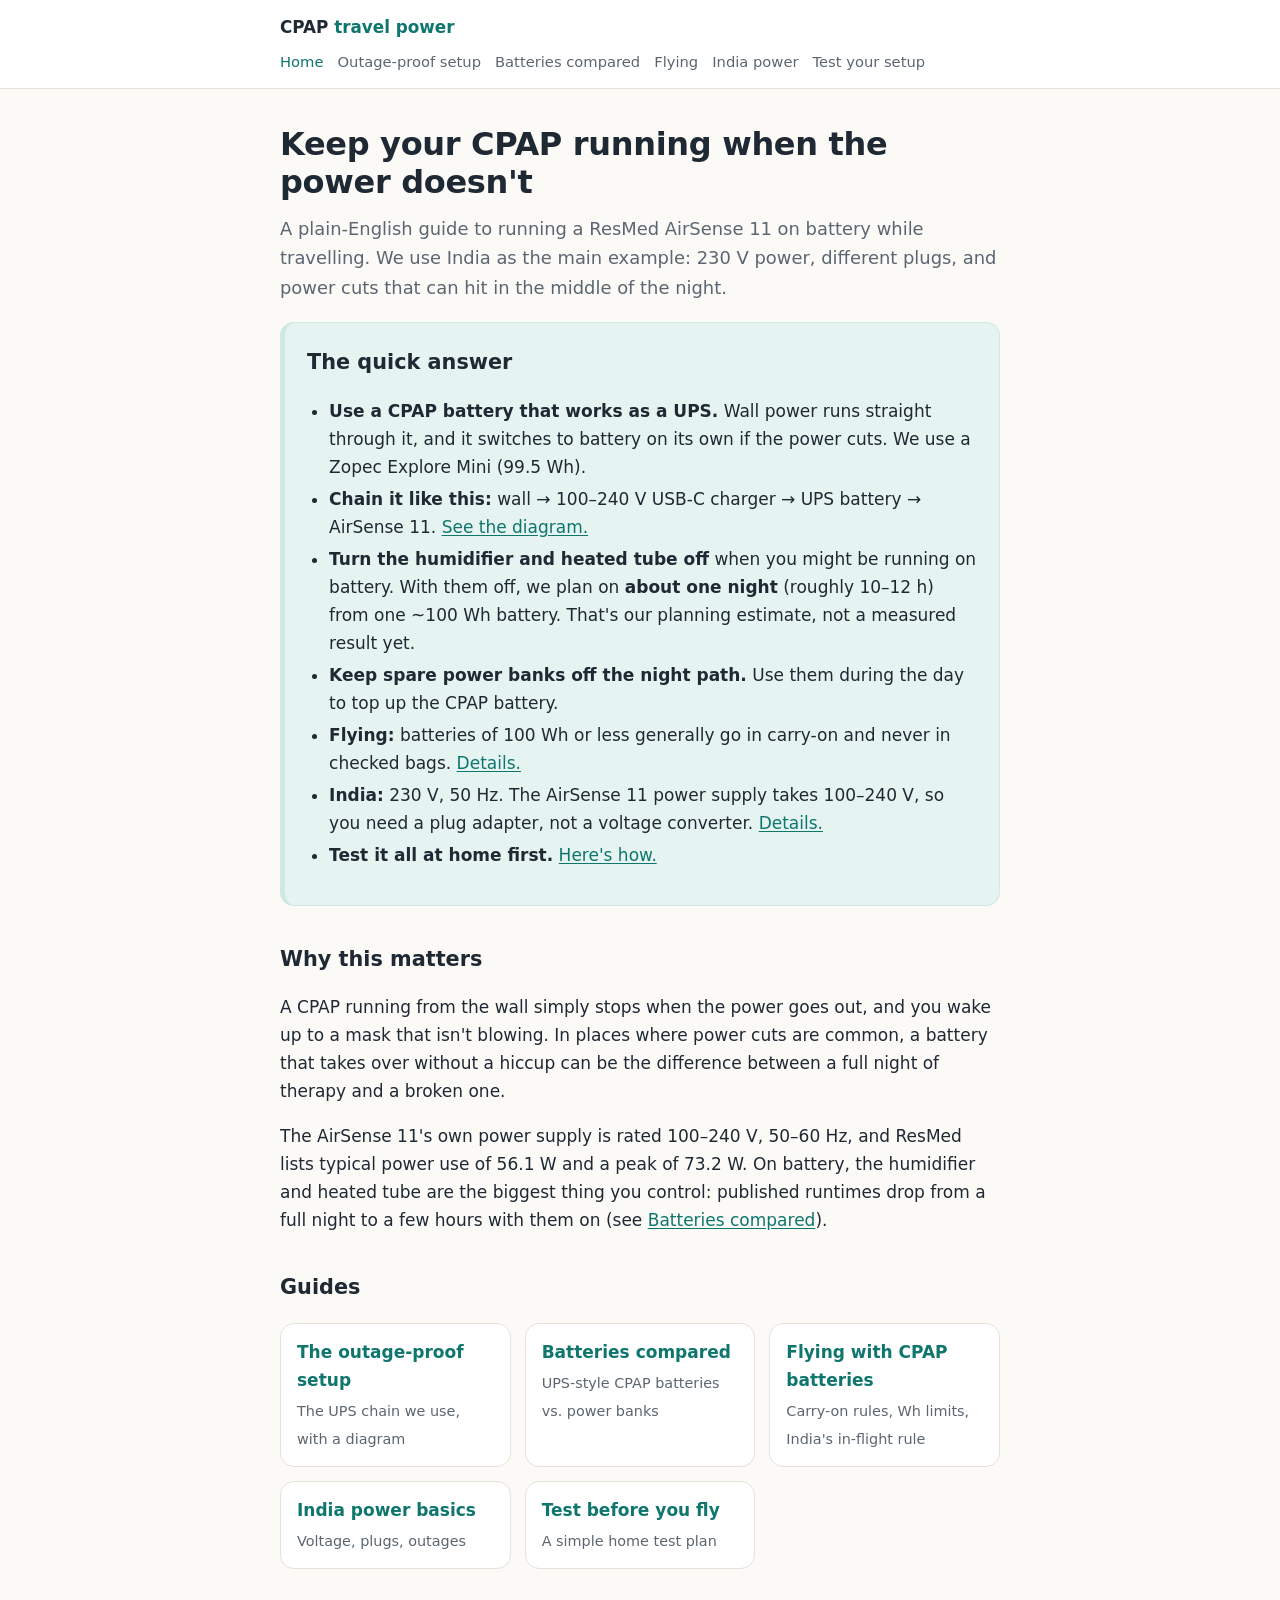
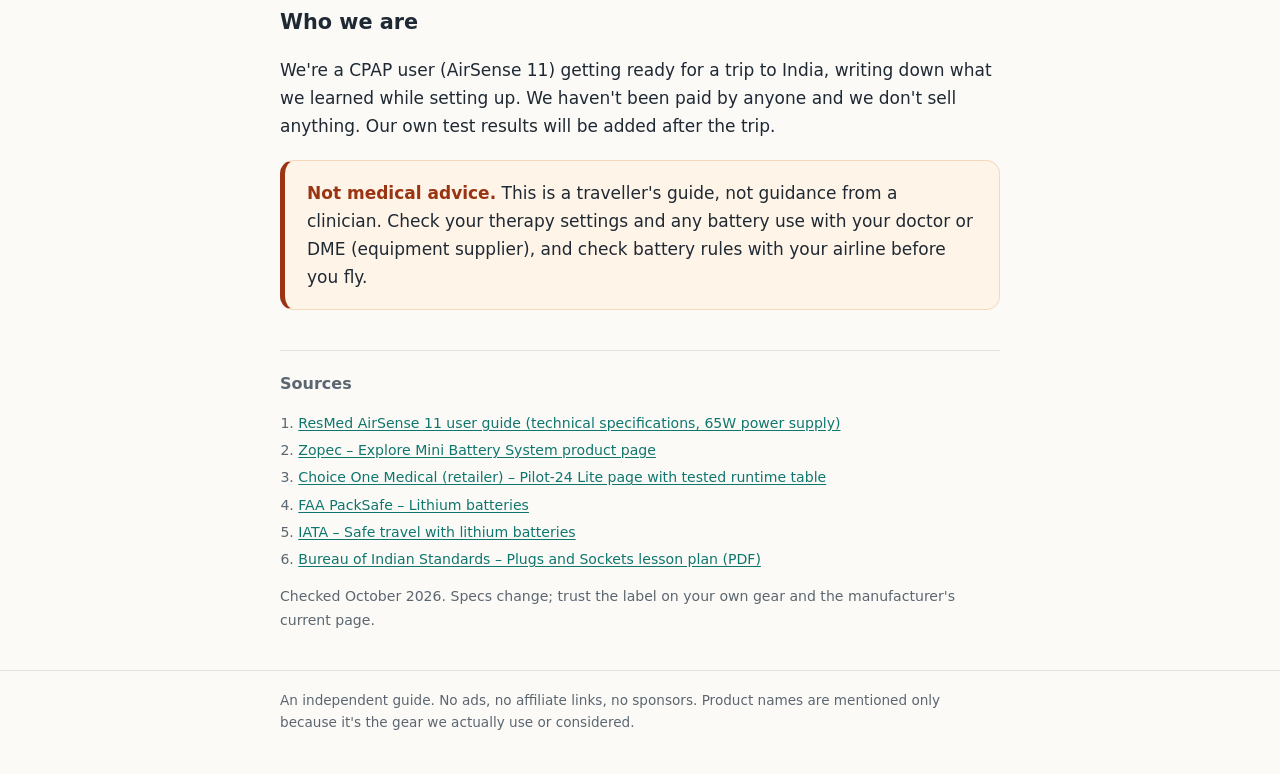
<file: index.html>
<!doctype html>
<html lang="en">
<head>
<meta charset="utf-8">
<meta name="viewport" content="width=device-width, initial-scale=1">
<title>Run your CPAP on battery while travelling · CPAP travel power</title>
<meta name="description" content="An honest guide to running a ResMed AirSense 11 on battery while travelling, with India's power cuts as the main example.">
<link rel="stylesheet" href="style.css">
<link rel="icon" href="data:image/svg+xml,%3Csvg xmlns='http://www.w3.org/2000/svg' viewBox='0 0 32 32'%3E%3Crect width='32' height='32' rx='8' fill='%230f766e'/%3E%3Cpath d='M18 4 9 18h6l-2 10 10-15h-6z' fill='%23fff'/%3E%3C/svg%3E">
</head>
<body>
<header class="site"><div class="wrap"><a class="brand" href="index.html">CPAP <span>travel power</span></a><nav><a href="index.html" aria-current="page">Home</a><a href="setup.html">Outage-proof setup</a><a href="batteries.html">Batteries compared</a><a href="flying.html">Flying</a><a href="india.html">India power</a><a href="test.html">Test your setup</a></nav></div></header>
<main><div class="wrap">
<h1>Keep your CPAP running when the power doesn't</h1>
<p class="lede">A plain-English guide to running a ResMed AirSense 11 on battery while travelling. We use India as the main example: 230&nbsp;V power, different plugs, and power cuts that can hit in the middle of the night.</p>

<div class="card quick">
<h2 style="margin-top:4px">The quick answer</h2>
<ul>
<li><b>Use a CPAP battery that works as a UPS.</b> Wall power runs straight through it, and it switches to battery on its own if the power cuts. We use a Zopec Explore Mini (99.5&nbsp;Wh).</li>
<li><b>Chain it like this:</b> wall &rarr; 100–240&nbsp;V USB-C charger &rarr; UPS battery &rarr; AirSense&nbsp;11. <a href="setup.html">See the diagram.</a></li>
<li><b>Turn the humidifier and heated tube off</b> when you might be running on battery. With them off, we plan on <b>about one night</b> (roughly 10–12&nbsp;h) from one ~100&nbsp;Wh battery. That's our planning estimate, not a measured result yet.</li>
<li><b>Keep spare power banks off the night path.</b> Use them during the day to top up the CPAP battery.</li>
<li><b>Flying:</b> batteries of 100&nbsp;Wh or less generally go in carry-on and never in checked bags. <a href="flying.html">Details.</a></li>
<li><b>India:</b> 230&nbsp;V, 50&nbsp;Hz. The AirSense 11 power supply takes 100–240&nbsp;V, so you need a plug adapter, not a voltage converter. <a href="india.html">Details.</a></li>
<li><b>Test it all at home first.</b> <a href="test.html">Here's how.</a></li>
</ul>
</div>

<h2>Why this matters</h2>
<p>A CPAP running from the wall simply stops when the power goes out, and you wake up to a mask that isn't blowing. In places where power cuts are common, a battery that takes over without a hiccup can be the difference between a full night of therapy and a broken one.</p>
<p>The AirSense 11's own power supply is rated 100–240&nbsp;V, 50–60&nbsp;Hz, and ResMed lists typical power use of 56.1&nbsp;W and a peak of 73.2&nbsp;W. On battery, the humidifier and heated tube are the biggest thing you control: published runtimes drop from a full night to a few hours with them on (see <a href="batteries.html">Batteries compared</a>).</p>

<h2>Guides</h2>
<div class="grid">
<a href="setup.html"><b>The outage-proof setup</b><small>The UPS chain we use, with a diagram</small></a>
<a href="batteries.html"><b>Batteries compared</b><small>UPS-style CPAP batteries vs. power banks</small></a>
<a href="flying.html"><b>Flying with CPAP batteries</b><small>Carry-on rules, Wh limits, India's in-flight rule</small></a>
<a href="india.html"><b>India power basics</b><small>Voltage, plugs, outages</small></a>
<a href="test.html"><b>Test before you fly</b><small>A simple home test plan</small></a>
</div>

<h2>Who we are</h2>
<p>We're a CPAP user (AirSense 11) getting ready for a trip to India, writing down what we learned while setting up. We haven't been paid by anyone and we don't sell anything. Our own test results will be added after the trip.</p>

<div class="card note"><strong>Not medical advice.</strong> This is a traveller's guide, not guidance from a clinician. Check your therapy settings and any battery use with your doctor or DME (equipment supplier), and check battery rules with your airline before you fly.</div>
<section class="sources"><h2>Sources</h2><ol><li><a href="https://document.resmed.com/documents/products/machine/airsense-11/user-guide/airsense11_user-guide_amer_mul.pdf" rel="noopener">ResMed AirSense 11 user guide (technical specifications, 65W power supply)</a></li><li><a href="https://www.zopec.com/products/zopec-explore-mini-battery-system" rel="noopener">Zopec – Explore Mini Battery System product page</a></li><li><a href="https://choiceonemedical.com/products/pilot-24-lite" rel="noopener">Choice One Medical (retailer) – Pilot-24 Lite page with tested runtime table</a></li><li><a href="https://www.faa.gov/hazmat/packsafe/lithium-batteries" rel="noopener">FAA PackSafe – Lithium batteries</a></li><li><a href="https://www.iata.org/en/youandiata/travelers/batteries/" rel="noopener">IATA – Safe travel with lithium batteries</a></li><li><a href="https://www.bis.gov.in/wp-content/uploads/2023/08/Plugs-and-Sockets-20.pdf" rel="noopener">Bureau of Indian Standards – Plugs and Sockets lesson plan (PDF)</a></li></ol><p>Checked October 2026. Specs change; trust the label on your own gear and the manufacturer's current page.</p></section>
</div></main>
<footer><div class="wrap">An independent guide. No ads, no affiliate links, no sponsors. Product names are mentioned only because it's the gear we actually use or considered.</div></footer>
</body>
</html>
</file>
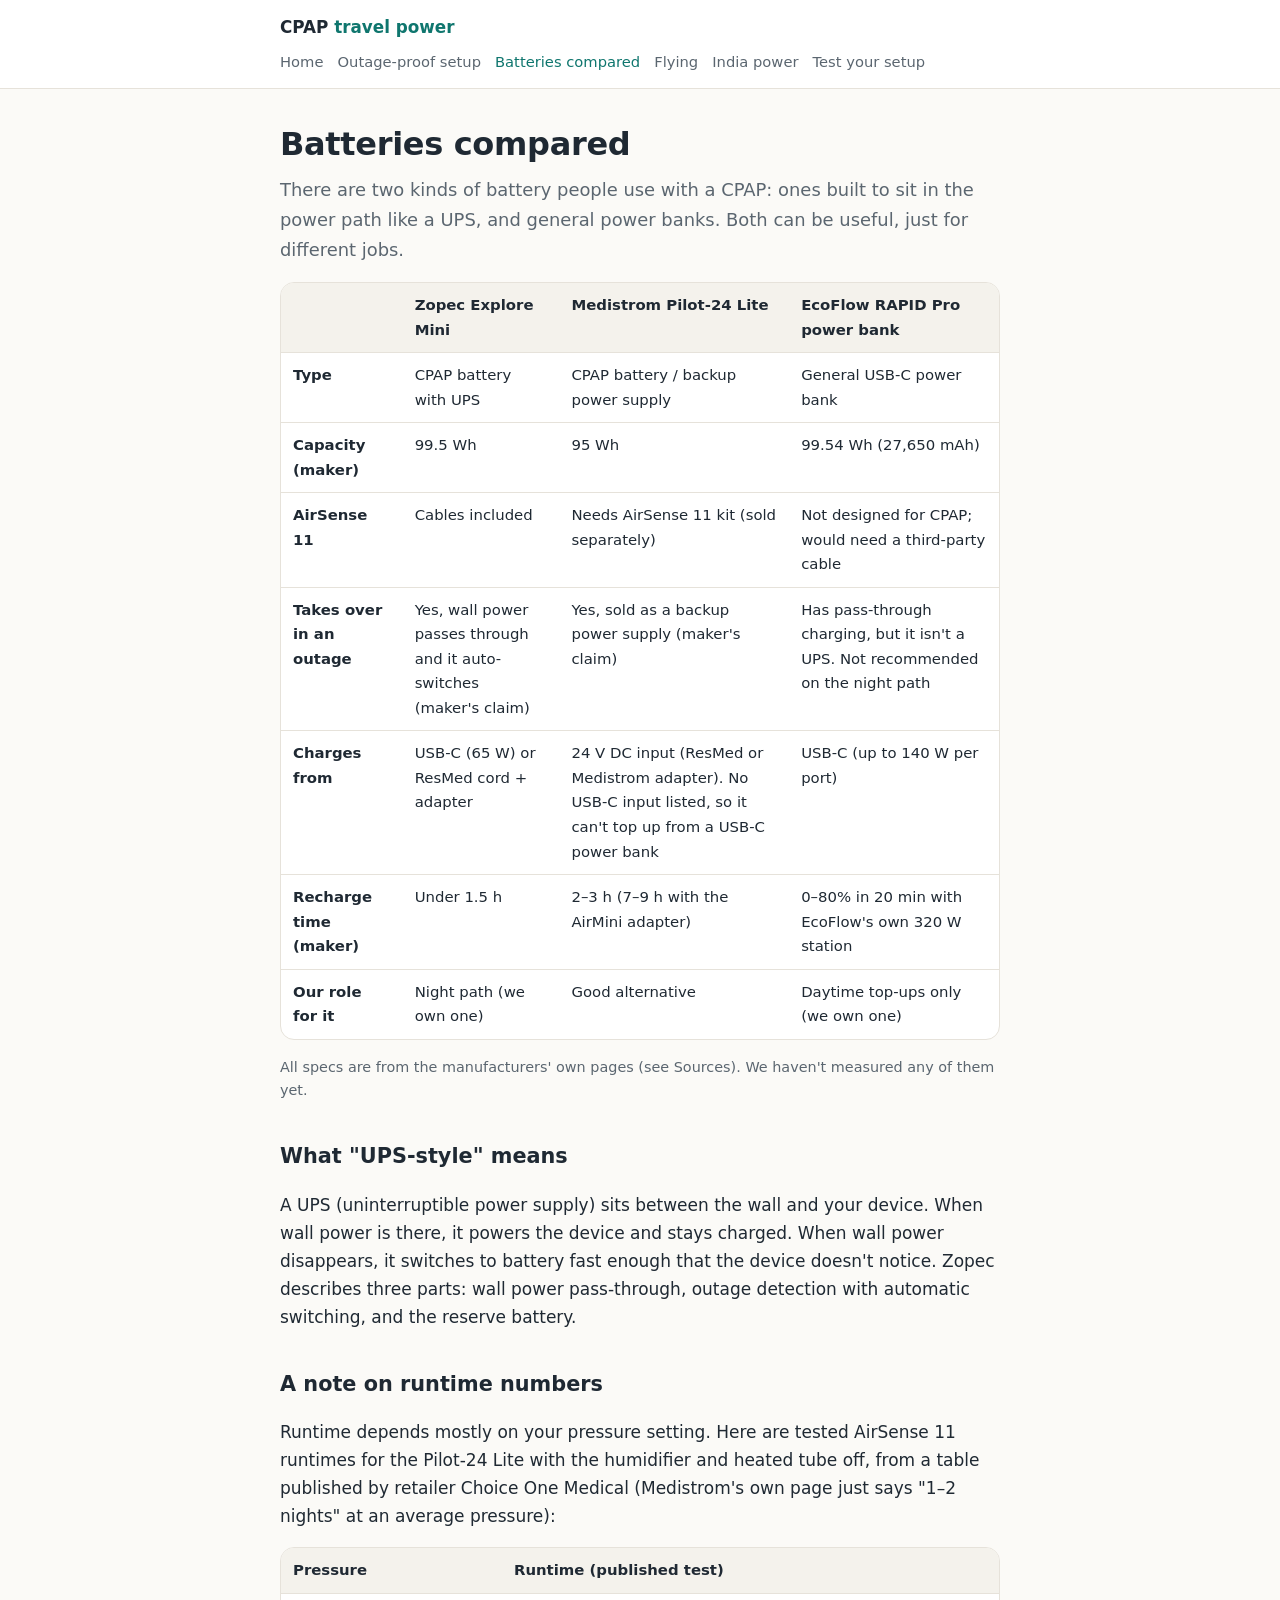
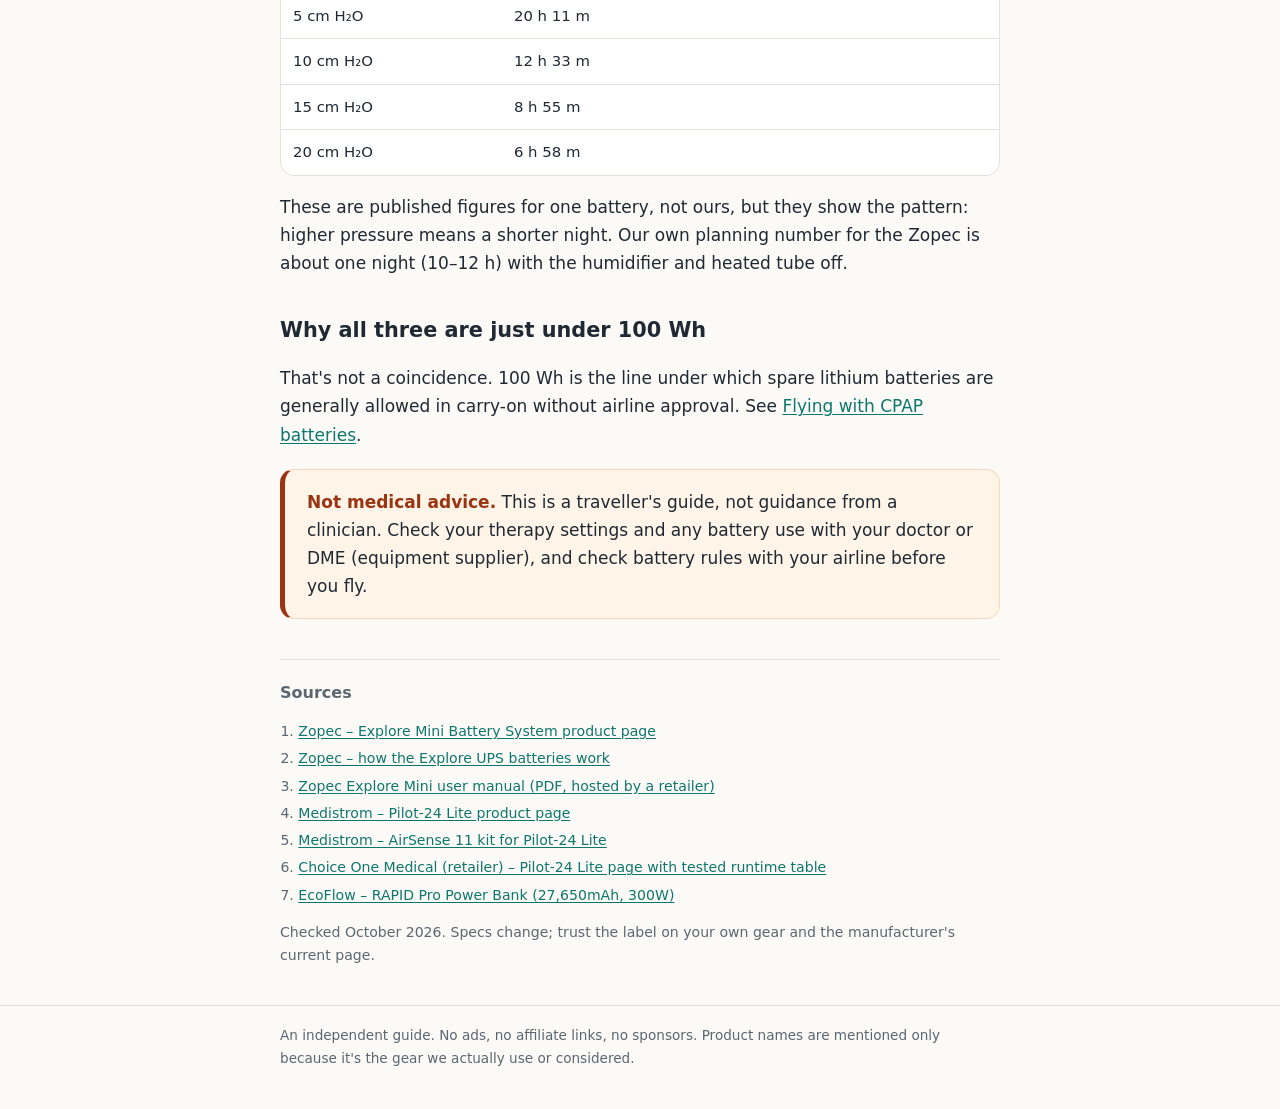
<file: batteries.html>
<!doctype html>
<html lang="en">
<head>
<meta charset="utf-8">
<meta name="viewport" content="width=device-width, initial-scale=1">
<title>Batteries compared · CPAP travel power</title>
<meta name="description" content="UPS-style CPAP batteries vs generic USB-C power banks for a ResMed AirSense 11: capacity, outage switchover and charging.">
<link rel="stylesheet" href="style.css">
<link rel="icon" href="data:image/svg+xml,%3Csvg xmlns='http://www.w3.org/2000/svg' viewBox='0 0 32 32'%3E%3Crect width='32' height='32' rx='8' fill='%230f766e'/%3E%3Cpath d='M18 4 9 18h6l-2 10 10-15h-6z' fill='%23fff'/%3E%3C/svg%3E">
</head>
<body>
<header class="site"><div class="wrap"><a class="brand" href="index.html">CPAP <span>travel power</span></a><nav><a href="index.html">Home</a><a href="setup.html">Outage-proof setup</a><a href="batteries.html" aria-current="page">Batteries compared</a><a href="flying.html">Flying</a><a href="india.html">India power</a><a href="test.html">Test your setup</a></nav></div></header>
<main><div class="wrap">
<h1>Batteries compared</h1>
<p class="lede">There are two kinds of battery people use with a CPAP: ones built to sit in the power path like a UPS, and general power banks. Both can be useful, just for different jobs.</p>

<div class="table-wrap"><table>
<thead><tr><th></th><th>Zopec Explore Mini</th><th>Medistrom Pilot-24 Lite</th><th>EcoFlow RAPID Pro power bank</th></tr></thead>
<tbody>
<tr><td><b>Type</b></td><td>CPAP battery with UPS</td><td>CPAP battery / backup power supply</td><td>General USB-C power bank</td></tr>
<tr><td><b>Capacity (maker)</b></td><td>99.5&nbsp;Wh</td><td>95&nbsp;Wh</td><td>99.54&nbsp;Wh (27,650&nbsp;mAh)</td></tr>
<tr><td><b>AirSense 11</b></td><td>Cables included</td><td>Needs AirSense 11 kit (sold separately)</td><td>Not designed for CPAP; would need a third-party cable</td></tr>
<tr><td><b>Takes over in an outage</b></td><td>Yes, wall power passes through and it auto-switches (maker's claim)</td><td>Yes, sold as a backup power supply (maker's claim)</td><td>Has pass-through charging, but it isn't a UPS. Not recommended on the night path</td></tr>
<tr><td><b>Charges from</b></td><td>USB-C (65&nbsp;W) or ResMed cord + adapter</td><td>24&nbsp;V DC input (ResMed or Medistrom adapter). No USB-C input listed, so it can't top up from a USB-C power bank</td><td>USB-C (up to 140&nbsp;W per port)</td></tr>
<tr><td><b>Recharge time (maker)</b></td><td>Under 1.5&nbsp;h</td><td>2–3&nbsp;h (7–9&nbsp;h with the AirMini adapter)</td><td>0–80% in 20&nbsp;min with EcoFlow's own 320&nbsp;W station</td></tr>
<tr><td><b>Our role for it</b></td><td>Night path (we own one)</td><td>Good alternative</td><td>Daytime top-ups only (we own one)</td></tr>
</tbody></table></div>
<p style="font-size:.9rem;color:var(--muted)">All specs are from the manufacturers' own pages (see Sources). We haven't measured any of them yet.</p>

<h2>What "UPS-style" means</h2>
<p>A UPS (uninterruptible power supply) sits between the wall and your device. When wall power is there, it powers the device and stays charged. When wall power disappears, it switches to battery fast enough that the device doesn't notice. Zopec describes three parts: wall power pass-through, outage detection with automatic switching, and the reserve battery.</p>

<h2>A note on runtime numbers</h2>
<p>Runtime depends mostly on your pressure setting. Here are tested AirSense 11 runtimes for the Pilot-24 Lite with the humidifier and heated tube off, from a table published by retailer Choice One Medical (Medistrom's own page just says "1–2 nights" at an average pressure):</p>
<div class="table-wrap"><table style="min-width:320px">
<thead><tr><th>Pressure</th><th>Runtime (published test)</th></tr></thead>
<tbody><tr><td>5 cm H₂O</td><td>20 h 11 m</td></tr><tr><td>10 cm H₂O</td><td>12 h 33 m</td></tr><tr><td>15 cm H₂O</td><td>8 h 55 m</td></tr><tr><td>20 cm H₂O</td><td>6 h 58 m</td></tr></tbody></table></div>
<p>These are published figures for one battery, not ours, but they show the pattern: higher pressure means a shorter night. Our own planning number for the Zopec is about one night (10–12&nbsp;h) with the humidifier and heated tube off.</p>

<h2>Why all three are just under 100 Wh</h2>
<p>That's not a coincidence. 100&nbsp;Wh is the line under which spare lithium batteries are generally allowed in carry-on without airline approval. See <a href="flying.html">Flying with CPAP batteries</a>.</p>

<div class="card note"><strong>Not medical advice.</strong> This is a traveller's guide, not guidance from a clinician. Check your therapy settings and any battery use with your doctor or DME (equipment supplier), and check battery rules with your airline before you fly.</div>
<section class="sources"><h2>Sources</h2><ol><li><a href="https://www.zopec.com/products/zopec-explore-mini-battery-system" rel="noopener">Zopec – Explore Mini Battery System product page</a></li><li><a href="https://www.zopec.com/pages/zopec-medical-universal-cpap-battery-line" rel="noopener">Zopec – how the Explore UPS batteries work</a></li><li><a href="https://www.respshop.com/cdn/shop/files/ENG_Explore_Mini_User_Manual_03.03.24_1.pdf" rel="noopener">Zopec Explore Mini user manual (PDF, hosted by a retailer)</a></li><li><a href="https://www.medistrom.com/products-pilot24-lite.html" rel="noopener">Medistrom – Pilot-24 Lite product page</a></li><li><a href="https://www.medistrom.com/products-pilot24-lite-resmed-airsense-11-kit.html" rel="noopener">Medistrom – AirSense 11 kit for Pilot-24 Lite</a></li><li><a href="https://choiceonemedical.com/products/pilot-24-lite" rel="noopener">Choice One Medical (retailer) – Pilot-24 Lite page with tested runtime table</a></li><li><a href="https://us.ecoflow.com/products/ecoflow-rapid-pro-power-bank-27650mah-300w-140w-built-in-cable" rel="noopener">EcoFlow – RAPID Pro Power Bank (27,650mAh, 300W)</a></li></ol><p>Checked October 2026. Specs change; trust the label on your own gear and the manufacturer's current page.</p></section>
</div></main>
<footer><div class="wrap">An independent guide. No ads, no affiliate links, no sponsors. Product names are mentioned only because it's the gear we actually use or considered.</div></footer>
</body>
</html>
</file>
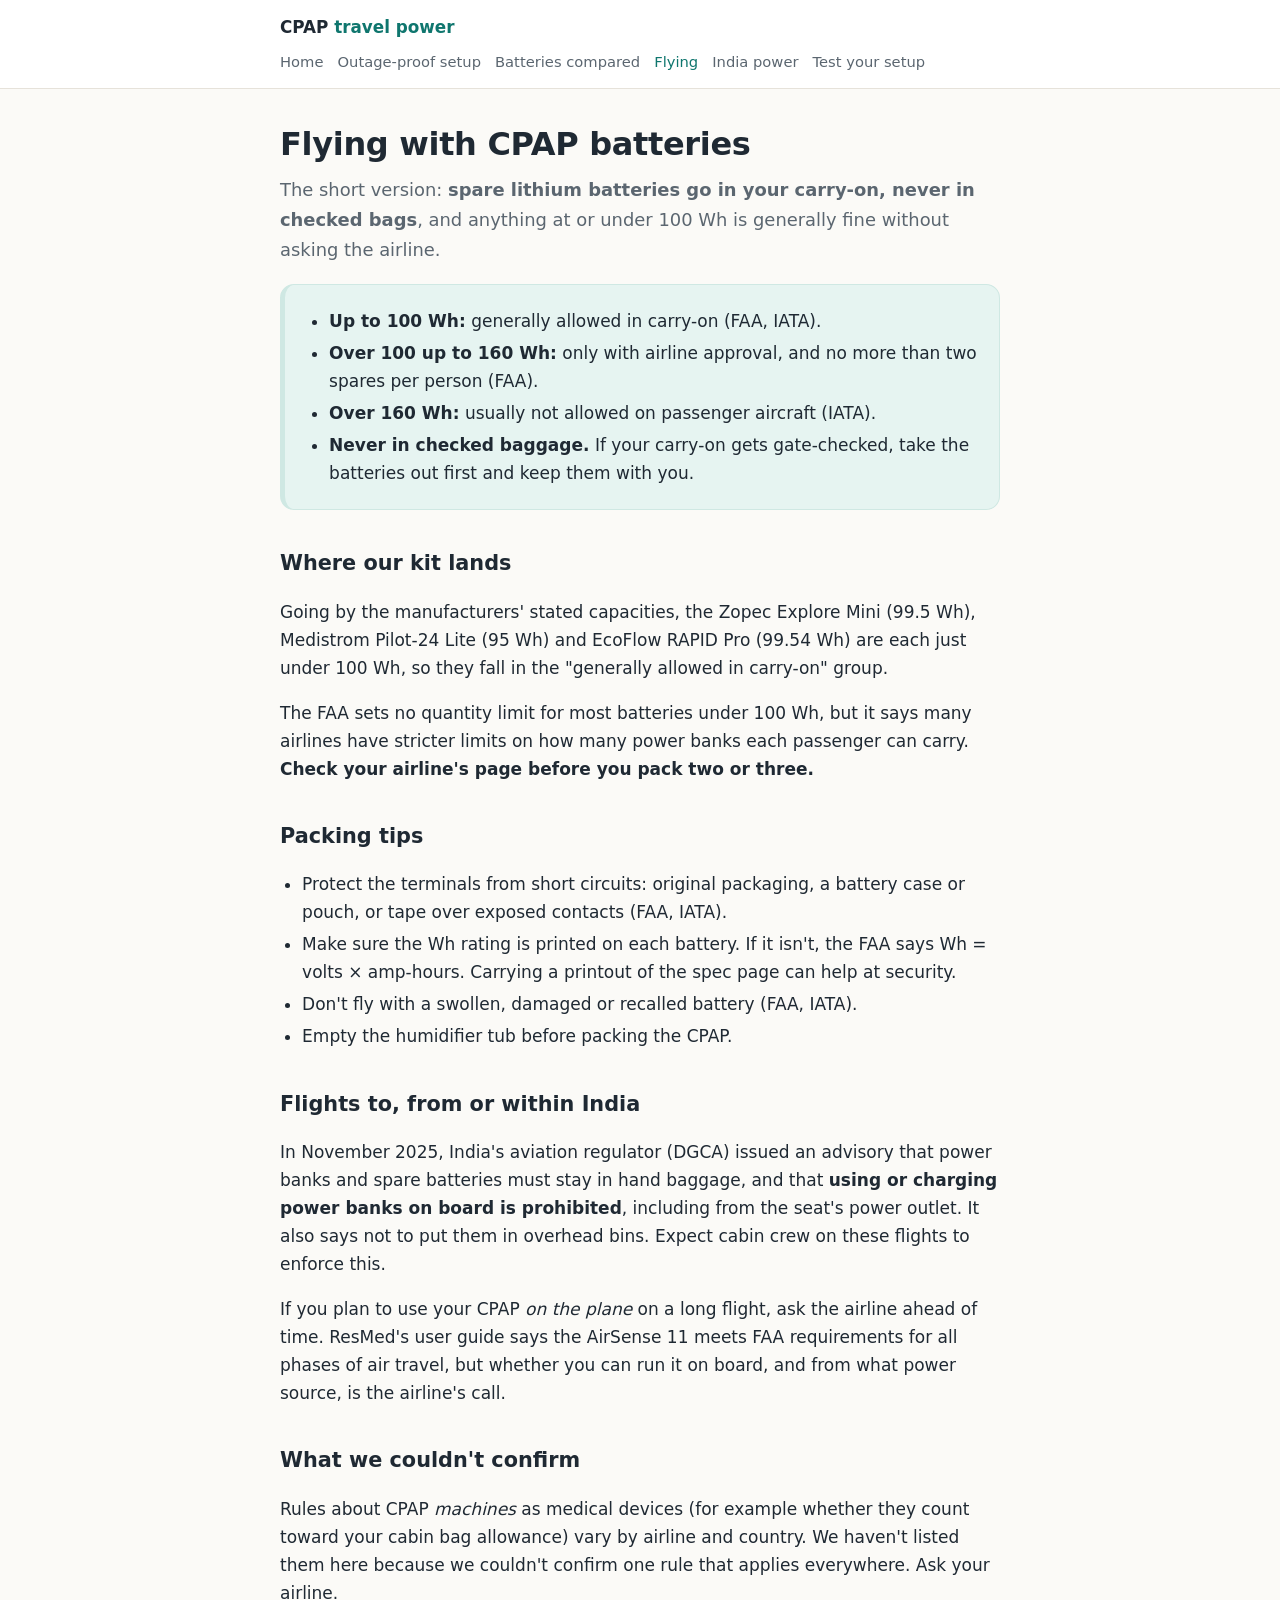
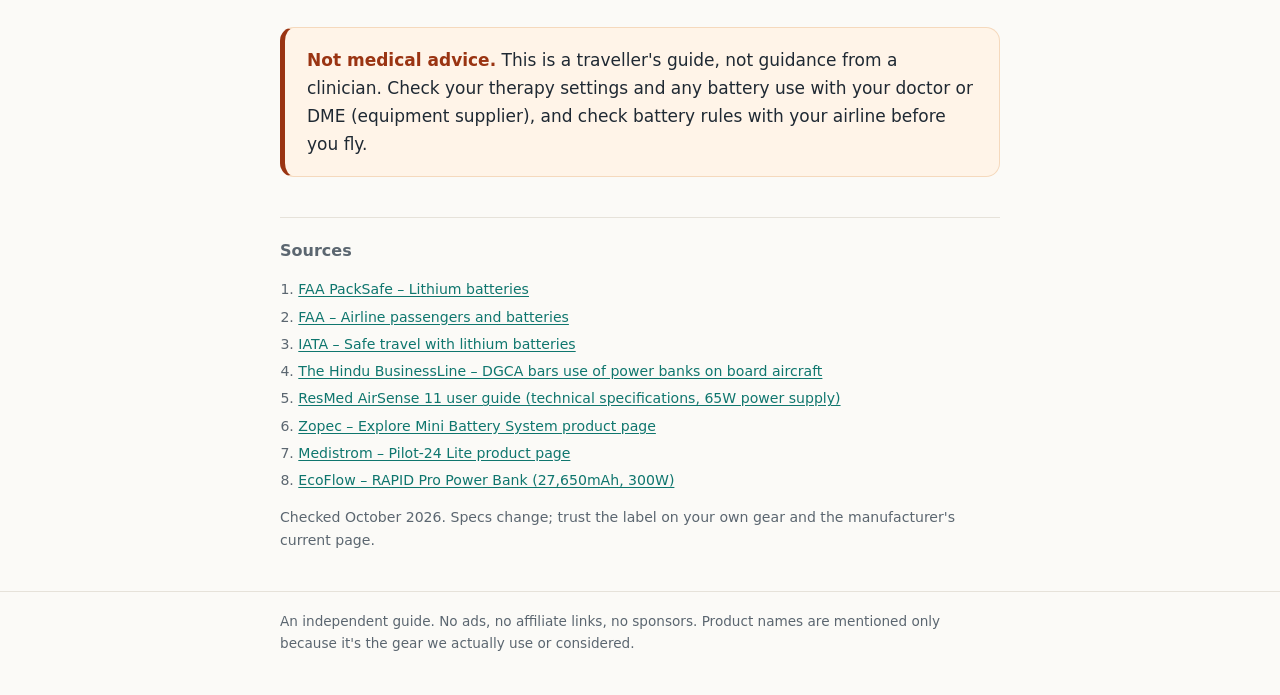
<file: flying.html>
<!doctype html>
<html lang="en">
<head>
<meta charset="utf-8">
<meta name="viewport" content="width=device-width, initial-scale=1">
<title>Flying with CPAP batteries · CPAP travel power</title>
<meta name="description" content="Airline rules for CPAP batteries and power banks: the 100 Wh carry-on limit, never in checked bags, and India's in-flight power bank rule.">
<link rel="stylesheet" href="style.css">
<link rel="icon" href="data:image/svg+xml,%3Csvg xmlns='http://www.w3.org/2000/svg' viewBox='0 0 32 32'%3E%3Crect width='32' height='32' rx='8' fill='%230f766e'/%3E%3Cpath d='M18 4 9 18h6l-2 10 10-15h-6z' fill='%23fff'/%3E%3C/svg%3E">
</head>
<body>
<header class="site"><div class="wrap"><a class="brand" href="index.html">CPAP <span>travel power</span></a><nav><a href="index.html">Home</a><a href="setup.html">Outage-proof setup</a><a href="batteries.html">Batteries compared</a><a href="flying.html" aria-current="page">Flying</a><a href="india.html">India power</a><a href="test.html">Test your setup</a></nav></div></header>
<main><div class="wrap">
<h1>Flying with CPAP batteries</h1>
<p class="lede">The short version: <b>spare lithium batteries go in your carry-on, never in checked bags</b>, and anything at or under 100&nbsp;Wh is generally fine without asking the airline.</p>

<div class="card quick">
<ul style="margin:0">
<li><b>Up to 100&nbsp;Wh:</b> generally allowed in carry-on (FAA, IATA).</li>
<li><b>Over 100 up to 160&nbsp;Wh:</b> only with airline approval, and no more than two spares per person (FAA).</li>
<li><b>Over 160&nbsp;Wh:</b> usually not allowed on passenger aircraft (IATA).</li>
<li><b>Never in checked baggage.</b> If your carry-on gets gate-checked, take the batteries out first and keep them with you.</li>
</ul></div>

<h2>Where our kit lands</h2>
<p>Going by the manufacturers' stated capacities, the Zopec Explore Mini (99.5&nbsp;Wh), Medistrom Pilot-24 Lite (95&nbsp;Wh) and EcoFlow RAPID Pro (99.54&nbsp;Wh) are each just under 100&nbsp;Wh, so they fall in the "generally allowed in carry-on" group.</p>
<p>The FAA sets no quantity limit for most batteries under 100&nbsp;Wh, but it says many airlines have stricter limits on how many power banks each passenger can carry. <b>Check your airline's page before you pack two or three.</b></p>

<h2>Packing tips</h2>
<ul>
<li>Protect the terminals from short circuits: original packaging, a battery case or pouch, or tape over exposed contacts (FAA, IATA).</li>
<li>Make sure the Wh rating is printed on each battery. If it isn't, the FAA says Wh = volts &times; amp-hours. Carrying a printout of the spec page can help at security.</li>
<li>Don't fly with a swollen, damaged or recalled battery (FAA, IATA).</li>
<li>Empty the humidifier tub before packing the CPAP.</li>
</ul>

<h2>Flights to, from or within India</h2>
<p>In November 2025, India's aviation regulator (DGCA) issued an advisory that power banks and spare batteries must stay in hand baggage, and that <b>using or charging power banks on board is prohibited</b>, including from the seat's power outlet. It also says not to put them in overhead bins. Expect cabin crew on these flights to enforce this.</p>
<p>If you plan to use your CPAP <em>on the plane</em> on a long flight, ask the airline ahead of time. ResMed's user guide says the AirSense 11 meets FAA requirements for all phases of air travel, but whether you can run it on board, and from what power source, is the airline's call.</p>

<h2>What we couldn't confirm</h2>
<p>Rules about CPAP <em>machines</em> as medical devices (for example whether they count toward your cabin bag allowance) vary by airline and country. We haven't listed them here because we couldn't confirm one rule that applies everywhere. Ask your airline.</p>

<div class="card note"><strong>Not medical advice.</strong> This is a traveller's guide, not guidance from a clinician. Check your therapy settings and any battery use with your doctor or DME (equipment supplier), and check battery rules with your airline before you fly.</div>
<section class="sources"><h2>Sources</h2><ol><li><a href="https://www.faa.gov/hazmat/packsafe/lithium-batteries" rel="noopener">FAA PackSafe – Lithium batteries</a></li><li><a href="https://www.faa.gov/hazmat/packsafe/airline-passengers-and-batteries" rel="noopener">FAA – Airline passengers and batteries</a></li><li><a href="https://www.iata.org/en/youandiata/travelers/batteries/" rel="noopener">IATA – Safe travel with lithium batteries</a></li><li><a href="https://www.thehindubusinessline.com/economy/logistics/power-banks-barred-from-use-on-board-aircraft-dgca/article70470708.ece" rel="noopener">The Hindu BusinessLine – DGCA bars use of power banks on board aircraft</a></li><li><a href="https://document.resmed.com/documents/products/machine/airsense-11/user-guide/airsense11_user-guide_amer_mul.pdf" rel="noopener">ResMed AirSense 11 user guide (technical specifications, 65W power supply)</a></li><li><a href="https://www.zopec.com/products/zopec-explore-mini-battery-system" rel="noopener">Zopec – Explore Mini Battery System product page</a></li><li><a href="https://www.medistrom.com/products-pilot24-lite.html" rel="noopener">Medistrom – Pilot-24 Lite product page</a></li><li><a href="https://us.ecoflow.com/products/ecoflow-rapid-pro-power-bank-27650mah-300w-140w-built-in-cable" rel="noopener">EcoFlow – RAPID Pro Power Bank (27,650mAh, 300W)</a></li></ol><p>Checked October 2026. Specs change; trust the label on your own gear and the manufacturer's current page.</p></section>
</div></main>
<footer><div class="wrap">An independent guide. No ads, no affiliate links, no sponsors. Product names are mentioned only because it's the gear we actually use or considered.</div></footer>
</body>
</html>
</file>
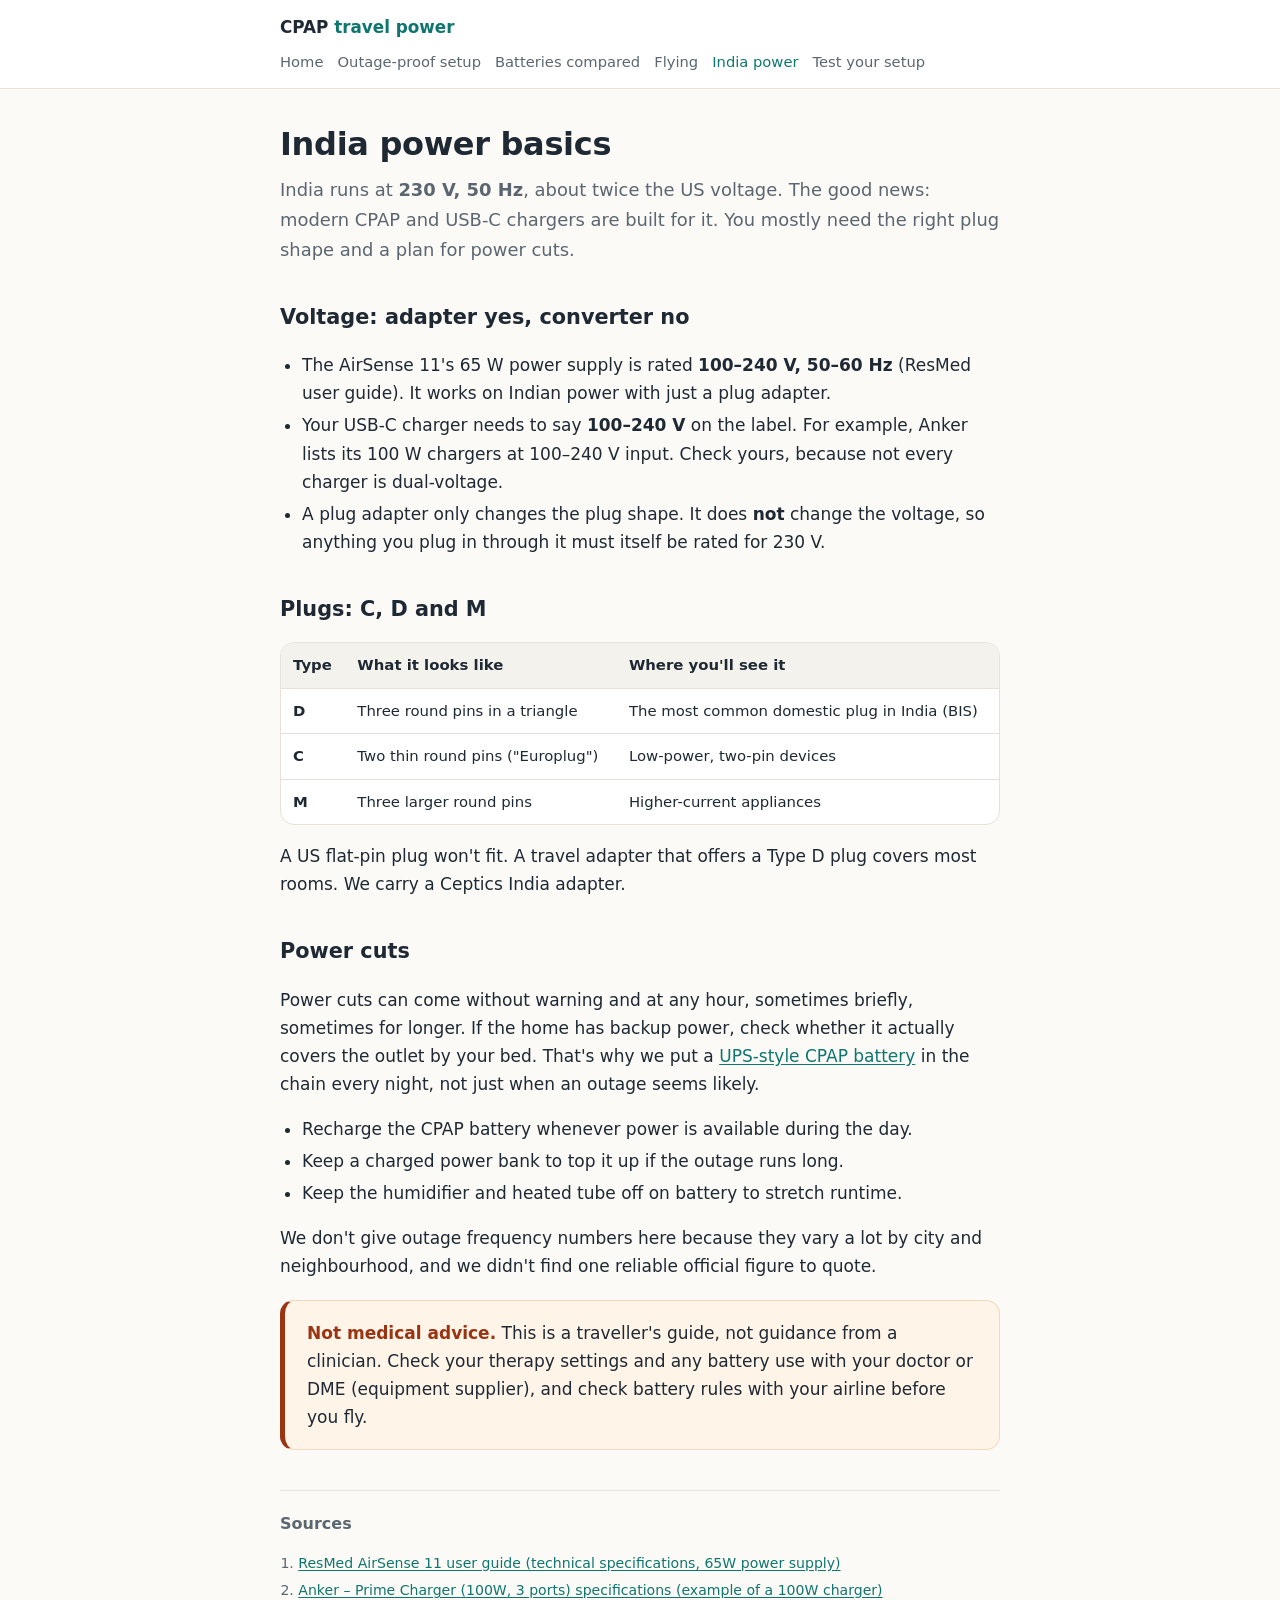
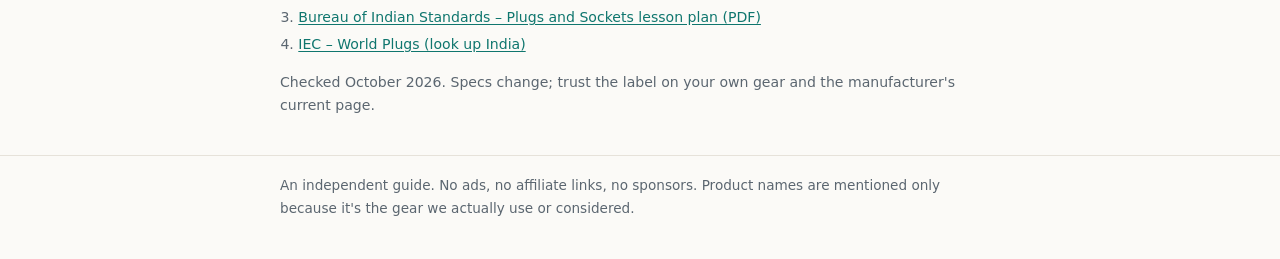
<file: india.html>
<!doctype html>
<html lang="en">
<head>
<meta charset="utf-8">
<meta name="viewport" content="width=device-width, initial-scale=1">
<title>India power basics · CPAP travel power</title>
<meta name="description" content="India's 230 V 50 Hz power, plug types C, D and M, and what that means for an AirSense 11 and a USB-C charger.">
<link rel="stylesheet" href="style.css">
<link rel="icon" href="data:image/svg+xml,%3Csvg xmlns='http://www.w3.org/2000/svg' viewBox='0 0 32 32'%3E%3Crect width='32' height='32' rx='8' fill='%230f766e'/%3E%3Cpath d='M18 4 9 18h6l-2 10 10-15h-6z' fill='%23fff'/%3E%3C/svg%3E">
</head>
<body>
<header class="site"><div class="wrap"><a class="brand" href="index.html">CPAP <span>travel power</span></a><nav><a href="index.html">Home</a><a href="setup.html">Outage-proof setup</a><a href="batteries.html">Batteries compared</a><a href="flying.html">Flying</a><a href="india.html" aria-current="page">India power</a><a href="test.html">Test your setup</a></nav></div></header>
<main><div class="wrap">
<h1>India power basics</h1>
<p class="lede">India runs at <b>230&nbsp;V, 50&nbsp;Hz</b>, about twice the US voltage. The good news: modern CPAP and USB-C chargers are built for it. You mostly need the right plug shape and a plan for power cuts.</p>

<h2>Voltage: adapter yes, converter no</h2>
<ul>
<li>The AirSense 11's 65&nbsp;W power supply is rated <b>100–240&nbsp;V, 50–60&nbsp;Hz</b> (ResMed user guide). It works on Indian power with just a plug adapter.</li>
<li>Your USB-C charger needs to say <b>100–240&nbsp;V</b> on the label. For example, Anker lists its 100&nbsp;W chargers at 100–240&nbsp;V input. Check yours, because not every charger is dual-voltage.</li>
<li>A plug adapter only changes the plug shape. It does <b>not</b> change the voltage, so anything you plug in through it must itself be rated for 230&nbsp;V.</li>
</ul>

<h2>Plugs: C, D and M</h2>
<div class="table-wrap"><table style="min-width:420px">
<thead><tr><th>Type</th><th>What it looks like</th><th>Where you'll see it</th></tr></thead>
<tbody>
<tr><td><b>D</b></td><td>Three round pins in a triangle</td><td>The most common domestic plug in India (BIS)</td></tr>
<tr><td><b>C</b></td><td>Two thin round pins ("Europlug")</td><td>Low-power, two-pin devices</td></tr>
<tr><td><b>M</b></td><td>Three larger round pins</td><td>Higher-current appliances</td></tr>
</tbody></table></div>
<p>A US flat-pin plug won't fit. A travel adapter that offers a Type D plug covers most rooms. We carry a Ceptics India adapter.</p>

<h2>Power cuts</h2>
<p>Power cuts can come without warning and at any hour, sometimes briefly, sometimes for longer. If the home has backup power, check whether it actually covers the outlet by your bed. That's why we put a <a href="setup.html">UPS-style CPAP battery</a> in the chain every night, not just when an outage seems likely.</p>
<ul>
<li>Recharge the CPAP battery whenever power is available during the day.</li>
<li>Keep a charged power bank to top it up if the outage runs long.</li>
<li>Keep the humidifier and heated tube off on battery to stretch runtime.</li>
</ul>
<p>We don't give outage frequency numbers here because they vary a lot by city and neighbourhood, and we didn't find one reliable official figure to quote.</p>

<div class="card note"><strong>Not medical advice.</strong> This is a traveller's guide, not guidance from a clinician. Check your therapy settings and any battery use with your doctor or DME (equipment supplier), and check battery rules with your airline before you fly.</div>
<section class="sources"><h2>Sources</h2><ol><li><a href="https://document.resmed.com/documents/products/machine/airsense-11/user-guide/airsense11_user-guide_amer_mul.pdf" rel="noopener">ResMed AirSense 11 user guide (technical specifications, 65W power supply)</a></li><li><a href="https://www.anker.com/products/a2688-anker-prime-charger-100w-3-ports-gan" rel="noopener">Anker – Prime Charger (100W, 3 ports) specifications (example of a 100W charger)</a></li><li><a href="https://www.bis.gov.in/wp-content/uploads/2023/08/Plugs-and-Sockets-20.pdf" rel="noopener">Bureau of Indian Standards – Plugs and Sockets lesson plan (PDF)</a></li><li><a href="https://www.iec.ch/world-plugs" rel="noopener">IEC – World Plugs (look up India)</a></li></ol><p>Checked October 2026. Specs change; trust the label on your own gear and the manufacturer's current page.</p></section>
</div></main>
<footer><div class="wrap">An independent guide. No ads, no affiliate links, no sponsors. Product names are mentioned only because it's the gear we actually use or considered.</div></footer>
</body>
</html>
</file>
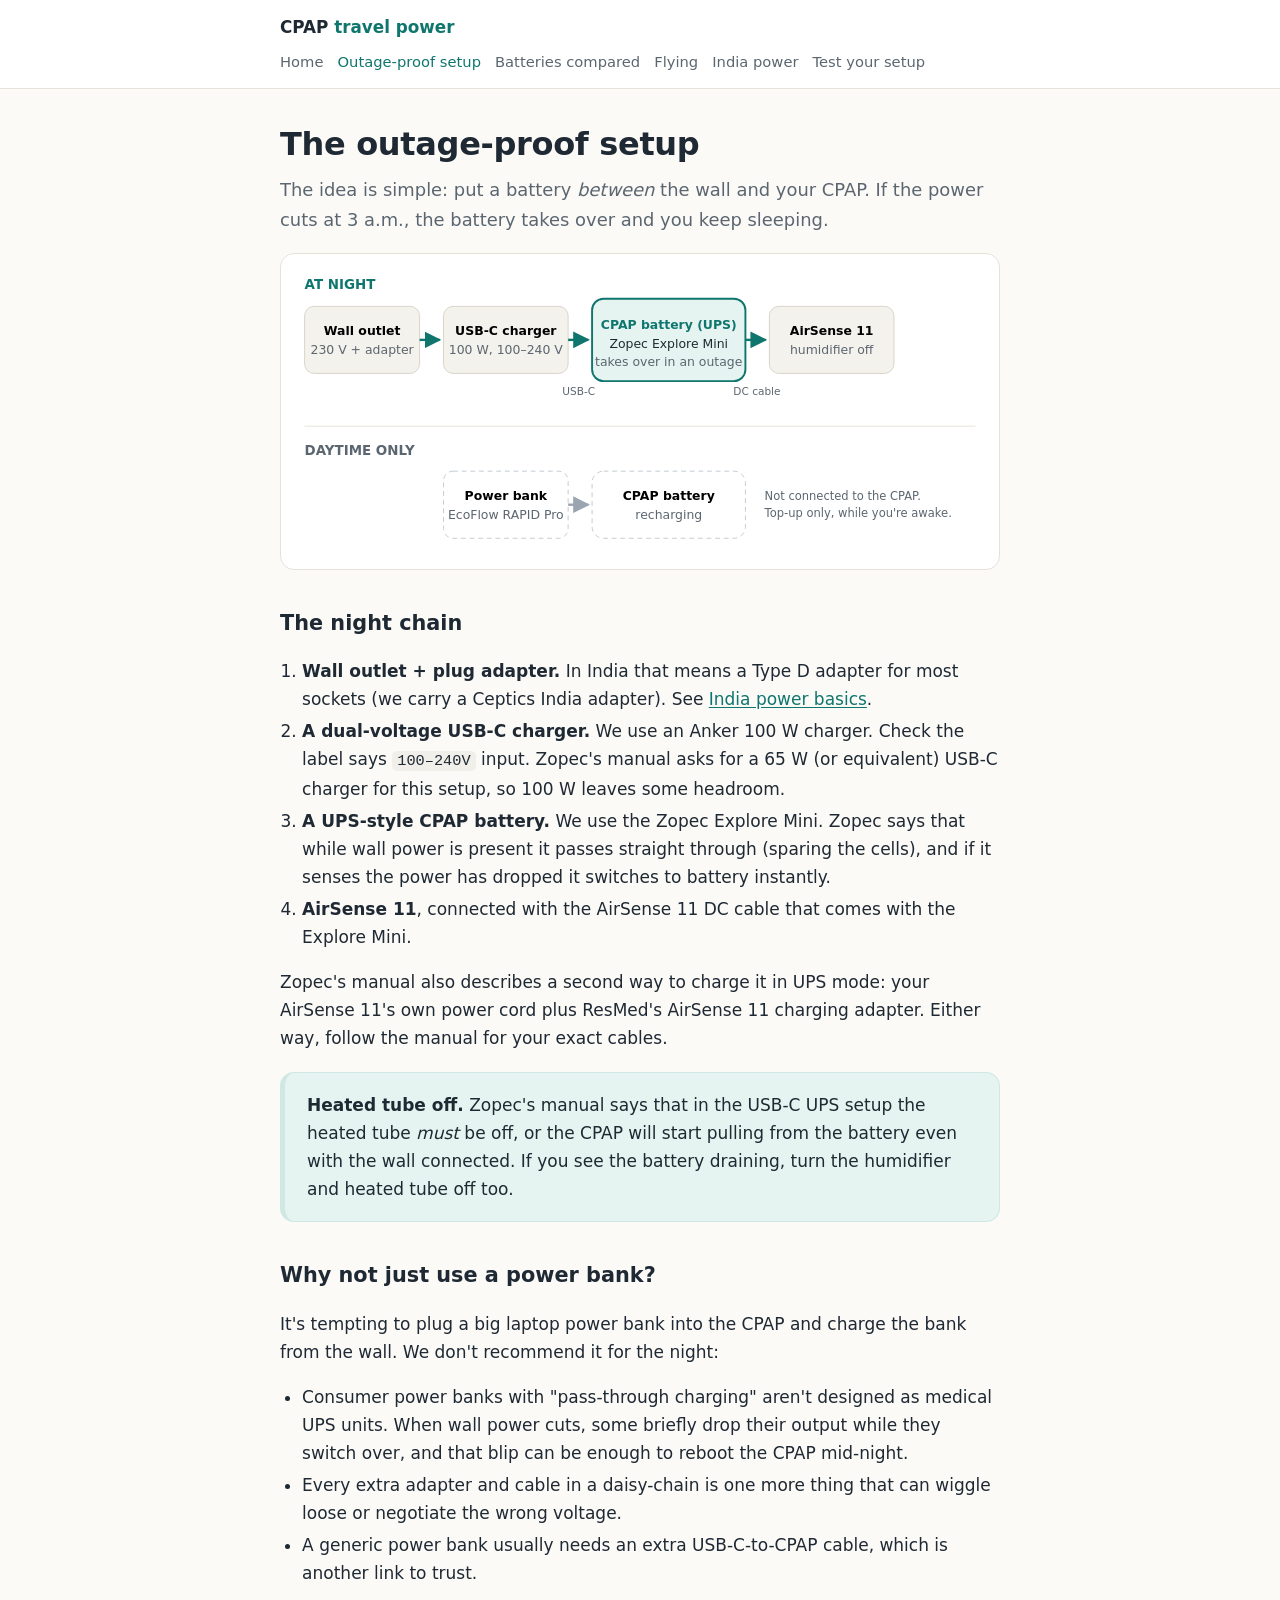
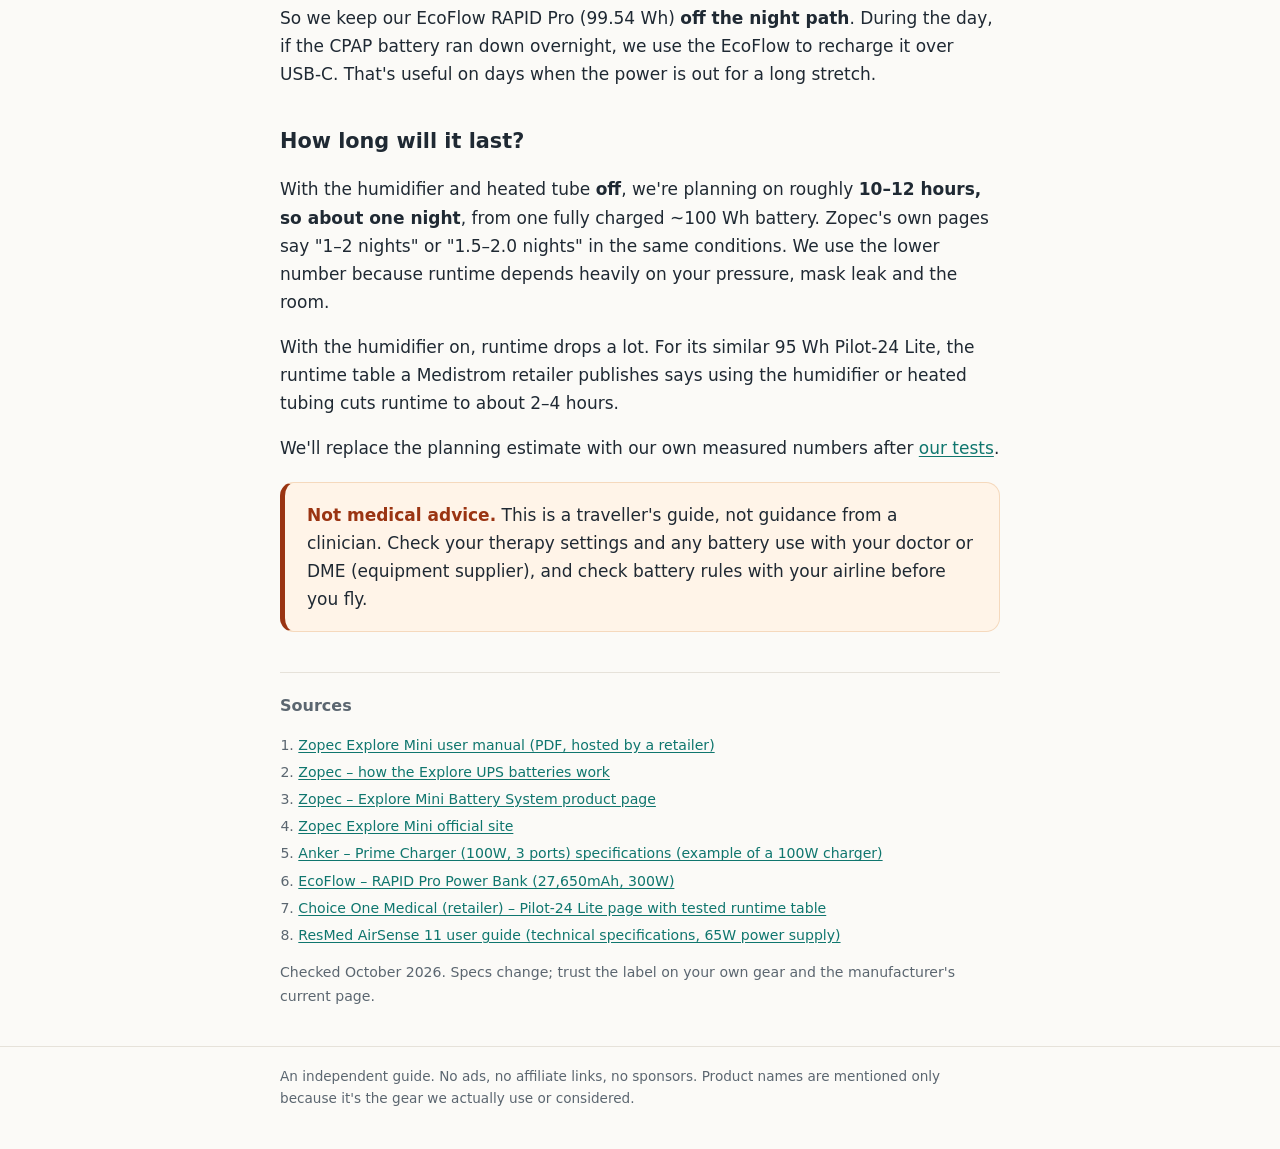
<file: setup.html>
<!doctype html>
<html lang="en">
<head>
<meta charset="utf-8">
<meta name="viewport" content="width=device-width, initial-scale=1">
<title>The outage-proof setup · CPAP travel power</title>
<meta name="description" content="How to chain a USB-C charger, a UPS-style CPAP battery and a ResMed AirSense 11 so a power cut doesn't stop your therapy.">
<link rel="stylesheet" href="style.css">
<link rel="icon" href="data:image/svg+xml,%3Csvg xmlns='http://www.w3.org/2000/svg' viewBox='0 0 32 32'%3E%3Crect width='32' height='32' rx='8' fill='%230f766e'/%3E%3Cpath d='M18 4 9 18h6l-2 10 10-15h-6z' fill='%23fff'/%3E%3C/svg%3E">
</head>
<body>
<header class="site"><div class="wrap"><a class="brand" href="index.html">CPAP <span>travel power</span></a><nav><a href="index.html">Home</a><a href="setup.html" aria-current="page">Outage-proof setup</a><a href="batteries.html">Batteries compared</a><a href="flying.html">Flying</a><a href="india.html">India power</a><a href="test.html">Test your setup</a></nav></div></header>
<main><div class="wrap">
<h1>The outage-proof setup</h1>
<p class="lede">The idea is simple: put a battery <em>between</em> the wall and your CPAP. If the power cuts at 3&nbsp;a.m., the battery takes over and you keep sleeping.</p>
<div class="diagram" role="img" aria-label="Night setup: wall outlet, plug adapter, 100 watt USB-C charger, Zopec Explore Mini acting as UPS, AirSense 11. Daytime only: EcoFlow power bank recharges the Zopec.">
<svg class="horiz" viewBox="0 0 720 300" xmlns="http://www.w3.org/2000/svg" font-family="system-ui,-apple-system,Segoe UI,Roboto,sans-serif">
<defs><marker id="ar" viewBox="0 0 10 10" refX="9" refY="5" markerWidth="7" markerHeight="7" orient="auto"><path d="M0 0L10 5L0 10z" fill="#0f766e"/></marker>
<marker id="ag" viewBox="0 0 10 10" refX="9" refY="5" markerWidth="7" markerHeight="7" orient="auto"><path d="M0 0L10 5L0 10z" fill="#9aa5b1"/></marker></defs>
<text x="10" y="22" font-size="14" font-weight="700" fill="#0f766e">AT NIGHT</text>
<g font-size="13" text-anchor="middle">
<rect x="10" y="40" width="120" height="70" rx="10" fill="#f4f2ec" stroke="#d9d4c8"/><text x="70" y="70" font-weight="600">Wall outlet</text><text x="70" y="90" fill="#5b6670">230 V + adapter</text>
<rect x="155" y="40" width="130" height="70" rx="10" fill="#f4f2ec" stroke="#d9d4c8"/><text x="220" y="70" font-weight="600">USB-C charger</text><text x="220" y="90" fill="#5b6670">100 W, 100–240 V</text>
<rect x="310" y="32" width="160" height="86" rx="12" fill="#e6f4f1" stroke="#0f766e" stroke-width="2"/><text x="390" y="64" font-weight="700" fill="#0f766e">CPAP battery (UPS)</text><text x="390" y="84" fill="#1f2933">Zopec Explore Mini</text><text x="390" y="102" fill="#5b6670">takes over in an outage</text>
<rect x="495" y="40" width="130" height="70" rx="10" fill="#f4f2ec" stroke="#d9d4c8"/><text x="560" y="70" font-weight="600">AirSense 11</text><text x="560" y="90" fill="#5b6670">humidifier off</text>
</g>
<g stroke="#0f766e" stroke-width="2.5" fill="none" marker-end="url(#ar)"><path d="M130 75H151"/><path d="M285 75H306"/><path d="M470 75H491"/></g>
<g font-size="11" fill="#5b6670" text-anchor="middle"><text x="296" y="132">USB-C</text><text x="482" y="132">DC cable</text></g>
<line x1="10" y1="165" x2="710" y2="165" stroke="#e6e2da"/>
<text x="10" y="195" font-size="14" font-weight="700" fill="#5b6670">DAYTIME ONLY</text>
<g font-size="13" text-anchor="middle">
<rect x="155" y="212" width="130" height="70" rx="10" fill="#fff" stroke="#c3cad1" stroke-dasharray="5 4"/><text x="220" y="242" font-weight="600">Power bank</text><text x="220" y="262" fill="#5b6670">EcoFlow RAPID Pro</text>
<rect x="310" y="212" width="160" height="70" rx="12" fill="#fff" stroke="#c3cad1" stroke-dasharray="5 4"/><text x="390" y="242" font-weight="600">CPAP battery</text><text x="390" y="262" fill="#5b6670">recharging</text>
</g>
<path d="M285 247H306" stroke="#9aa5b1" stroke-width="2.5" marker-end="url(#ag)"/>
<text x="490" y="242" font-size="12" fill="#5b6670">Not connected to the CPAP.</text><text x="490" y="260" font-size="12" fill="#5b6670">Top-up only, while you're awake.</text>
</svg>
<svg class="vert" viewBox="0 0 340 560" xmlns="http://www.w3.org/2000/svg" font-family="system-ui,-apple-system,Segoe UI,Roboto,sans-serif" text-anchor="middle">
<defs><marker id="av" viewBox="0 0 10 10" refX="9" refY="5" markerWidth="7" markerHeight="7" orient="auto"><path d="M0 0L10 5L0 10z" fill="#0f766e"/></marker>
<marker id="avg" viewBox="0 0 10 10" refX="9" refY="5" markerWidth="7" markerHeight="7" orient="auto"><path d="M0 0L10 5L0 10z" fill="#9aa5b1"/></marker></defs>
<text x="20" y="20" font-size="14" font-weight="700" fill="#0f766e" text-anchor="start">AT NIGHT</text>
<g font-size="14">
<rect x="40" y="32" width="260" height="56" rx="10" fill="#f4f2ec" stroke="#d9d4c8"/><text x="170" y="56" font-weight="600">Wall outlet</text><text x="170" y="76" fill="#5b6670" font-size="12">230 V + plug adapter</text>
<rect x="40" y="118" width="260" height="56" rx="10" fill="#f4f2ec" stroke="#d9d4c8"/><text x="170" y="142" font-weight="600">USB-C charger</text><text x="170" y="162" fill="#5b6670" font-size="12">100 W, 100–240 V</text>
<rect x="30" y="204" width="280" height="72" rx="12" fill="#e6f4f1" stroke="#0f766e" stroke-width="2"/><text x="170" y="230" font-weight="700" fill="#0f766e">CPAP battery (UPS)</text><text x="170" y="249" font-size="13">Zopec Explore Mini</text><text x="170" y="266" fill="#5b6670" font-size="12">takes over in an outage</text>
<rect x="40" y="306" width="260" height="56" rx="10" fill="#f4f2ec" stroke="#d9d4c8"/><text x="170" y="330" font-weight="600">AirSense 11</text><text x="170" y="350" fill="#5b6670" font-size="12">humidifier + heated tube off</text>
</g>
<g stroke="#0f766e" stroke-width="2.5" marker-end="url(#av)"><path d="M170 88V114"/><path d="M170 174V200"/><path d="M170 276V302"/></g>
<g font-size="11" fill="#5b6670" text-anchor="start"><text x="180" y="193">USB-C</text><text x="180" y="295">DC cable</text></g>
<line x1="10" y1="390" x2="330" y2="390" stroke="#e6e2da"/>
<text x="20" y="416" font-size="14" font-weight="700" fill="#5b6670" text-anchor="start">DAYTIME ONLY</text>
<g font-size="14"><rect x="40" y="428" width="260" height="50" rx="10" fill="#fff" stroke="#c3cad1" stroke-dasharray="5 4"/><text x="170" y="458" font-weight="600">Power bank (EcoFlow RAPID Pro)</text>
<rect x="40" y="504" width="260" height="50" rx="10" fill="#fff" stroke="#c3cad1" stroke-dasharray="5 4"/><text x="170" y="534" font-weight="600">CPAP battery, recharging</text></g>
<path d="M170 478V500" stroke="#9aa5b1" stroke-width="2.5" marker-end="url(#avg)"/>
</svg></div>
<h2>The night chain</h2>
<ol>
<li><b>Wall outlet + plug adapter.</b> In India that means a Type D adapter for most sockets (we carry a Ceptics India adapter). See <a href="india.html">India power basics</a>.</li>
<li><b>A dual-voltage USB-C charger.</b> We use an Anker 100&nbsp;W charger. Check the label says <code>100–240V</code> input. Zopec's manual asks for a 65&nbsp;W (or equivalent) USB-C charger for this setup, so 100&nbsp;W leaves some headroom.</li>
<li><b>A UPS-style CPAP battery.</b> We use the Zopec Explore Mini. Zopec says that while wall power is present it passes straight through (sparing the cells), and if it senses the power has dropped it switches to battery instantly.</li>
<li><b>AirSense 11</b>, connected with the AirSense 11 DC cable that comes with the Explore Mini.</li>
</ol>
<p>Zopec's manual also describes a second way to charge it in UPS mode: your AirSense 11's own power cord plus ResMed's AirSense 11 charging adapter. Either way, follow the manual for your exact cables.</p>

<div class="card quick"><b>Heated tube off.</b> Zopec's manual says that in the USB-C UPS setup the heated tube <em>must</em> be off, or the CPAP will start pulling from the battery even with the wall connected. If you see the battery draining, turn the humidifier and heated tube off too.</div>

<h2>Why not just use a power bank?</h2>
<p>It's tempting to plug a big laptop power bank into the CPAP and charge the bank from the wall. We don't recommend it for the night:</p>
<ul>
<li>Consumer power banks with "pass-through charging" aren't designed as medical UPS units. When wall power cuts, some briefly drop their output while they switch over, and that blip can be enough to reboot the CPAP mid-night.</li>
<li>Every extra adapter and cable in a daisy-chain is one more thing that can wiggle loose or negotiate the wrong voltage.</li>
<li>A generic power bank usually needs an extra USB-C-to-CPAP cable, which is another link to trust.</li>
</ul>
<p>So we keep our EcoFlow RAPID Pro (99.54&nbsp;Wh) <b>off the night path</b>. During the day, if the CPAP battery ran down overnight, we use the EcoFlow to recharge it over USB-C. That's useful on days when the power is out for a long stretch.</p>

<h2>How long will it last?</h2>
<p>With the humidifier and heated tube <b>off</b>, we're planning on roughly <b>10–12 hours, so about one night</b>, from one fully charged ~100&nbsp;Wh battery. Zopec's own pages say "1–2 nights" or "1.5–2.0 nights" in the same conditions. We use the lower number because runtime depends heavily on your pressure, mask leak and the room.</p>
<p>With the humidifier on, runtime drops a lot. For its similar 95&nbsp;Wh Pilot-24 Lite, the runtime table a Medistrom retailer publishes says using the humidifier or heated tubing cuts runtime to about 2–4 hours.</p>
<p>We'll replace the planning estimate with our own measured numbers after <a href="test.html">our tests</a>.</p>

<div class="card note"><strong>Not medical advice.</strong> This is a traveller's guide, not guidance from a clinician. Check your therapy settings and any battery use with your doctor or DME (equipment supplier), and check battery rules with your airline before you fly.</div>
<section class="sources"><h2>Sources</h2><ol><li><a href="https://www.respshop.com/cdn/shop/files/ENG_Explore_Mini_User_Manual_03.03.24_1.pdf" rel="noopener">Zopec Explore Mini user manual (PDF, hosted by a retailer)</a></li><li><a href="https://www.zopec.com/pages/zopec-medical-universal-cpap-battery-line" rel="noopener">Zopec – how the Explore UPS batteries work</a></li><li><a href="https://www.zopec.com/products/zopec-explore-mini-battery-system" rel="noopener">Zopec – Explore Mini Battery System product page</a></li><li><a href="https://www.zopecexploremini.com/" rel="noopener">Zopec Explore Mini official site</a></li><li><a href="https://www.anker.com/products/a2688-anker-prime-charger-100w-3-ports-gan" rel="noopener">Anker – Prime Charger (100W, 3 ports) specifications (example of a 100W charger)</a></li><li><a href="https://us.ecoflow.com/products/ecoflow-rapid-pro-power-bank-27650mah-300w-140w-built-in-cable" rel="noopener">EcoFlow – RAPID Pro Power Bank (27,650mAh, 300W)</a></li><li><a href="https://choiceonemedical.com/products/pilot-24-lite" rel="noopener">Choice One Medical (retailer) – Pilot-24 Lite page with tested runtime table</a></li><li><a href="https://document.resmed.com/documents/products/machine/airsense-11/user-guide/airsense11_user-guide_amer_mul.pdf" rel="noopener">ResMed AirSense 11 user guide (technical specifications, 65W power supply)</a></li></ol><p>Checked October 2026. Specs change; trust the label on your own gear and the manufacturer's current page.</p></section>
</div></main>
<footer><div class="wrap">An independent guide. No ads, no affiliate links, no sponsors. Product names are mentioned only because it's the gear we actually use or considered.</div></footer>
</body>
</html>
</file>
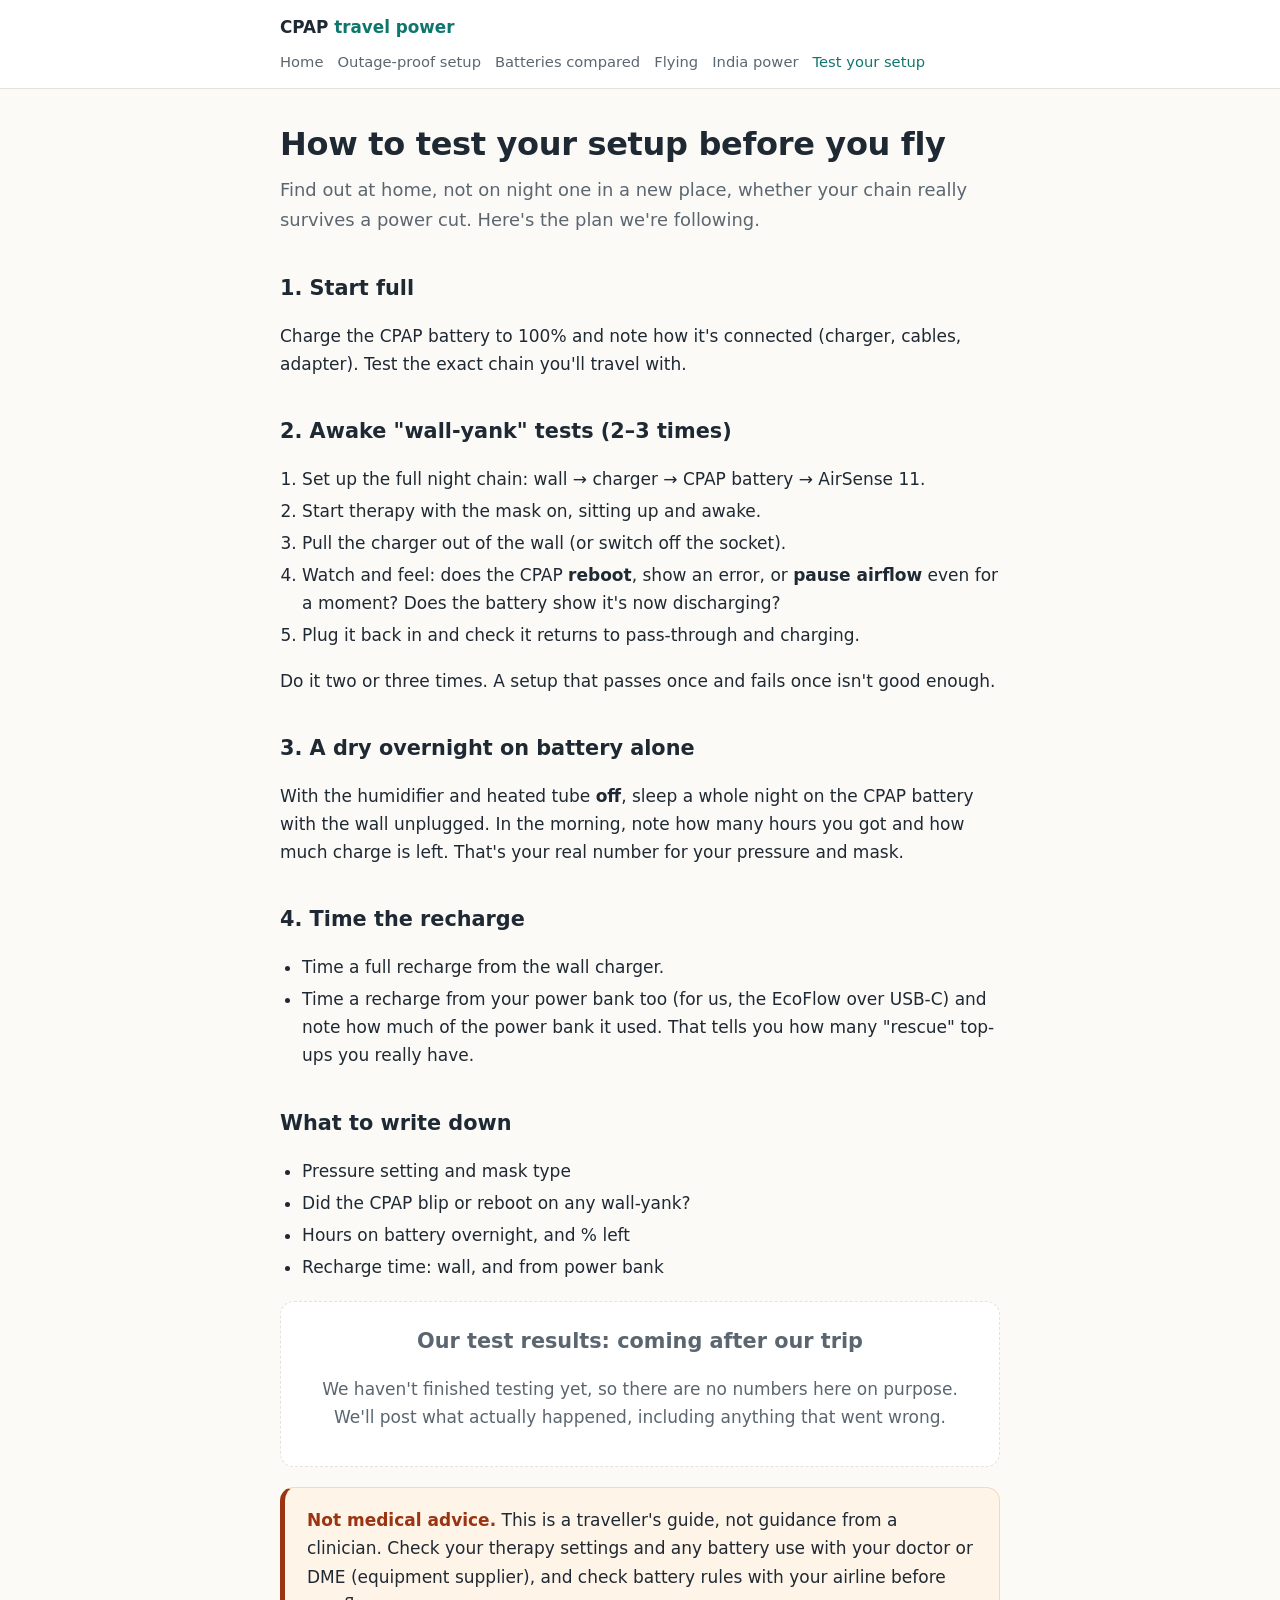
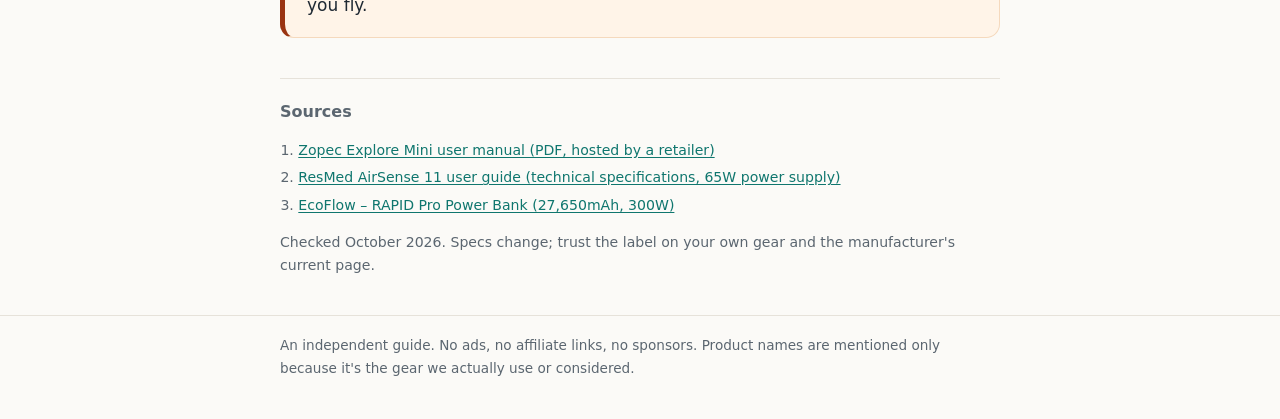
<file: test.html>
<!doctype html>
<html lang="en">
<head>
<meta charset="utf-8">
<meta name="viewport" content="width=device-width, initial-scale=1">
<title>Test your setup before you fly · CPAP travel power</title>
<meta name="description" content="A simple home test plan for a CPAP UPS battery setup: wall-yank tests, a dry overnight run and recharge timing.">
<link rel="stylesheet" href="style.css">
<link rel="icon" href="data:image/svg+xml,%3Csvg xmlns='http://www.w3.org/2000/svg' viewBox='0 0 32 32'%3E%3Crect width='32' height='32' rx='8' fill='%230f766e'/%3E%3Cpath d='M18 4 9 18h6l-2 10 10-15h-6z' fill='%23fff'/%3E%3C/svg%3E">
</head>
<body>
<header class="site"><div class="wrap"><a class="brand" href="index.html">CPAP <span>travel power</span></a><nav><a href="index.html">Home</a><a href="setup.html">Outage-proof setup</a><a href="batteries.html">Batteries compared</a><a href="flying.html">Flying</a><a href="india.html">India power</a><a href="test.html" aria-current="page">Test your setup</a></nav></div></header>
<main><div class="wrap">
<h1>How to test your setup before you fly</h1>
<p class="lede">Find out at home, not on night one in a new place, whether your chain really survives a power cut. Here's the plan we're following.</p>

<h2>1. Start full</h2>
<p>Charge the CPAP battery to 100% and note how it's connected (charger, cables, adapter). Test the exact chain you'll travel with.</p>

<h2>2. Awake "wall-yank" tests (2–3 times)</h2>
<ol>
<li>Set up the full night chain: wall &rarr; charger &rarr; CPAP battery &rarr; AirSense 11.</li>
<li>Start therapy with the mask on, sitting up and awake.</li>
<li>Pull the charger out of the wall (or switch off the socket).</li>
<li>Watch and feel: does the CPAP <b>reboot</b>, show an error, or <b>pause airflow</b> even for a moment? Does the battery show it's now discharging?</li>
<li>Plug it back in and check it returns to pass-through and charging.</li>
</ol>
<p>Do it two or three times. A setup that passes once and fails once isn't good enough.</p>

<h2>3. A dry overnight on battery alone</h2>
<p>With the humidifier and heated tube <b>off</b>, sleep a whole night on the CPAP battery with the wall unplugged. In the morning, note how many hours you got and how much charge is left. That's your real number for your pressure and mask.</p>

<h2>4. Time the recharge</h2>
<ul>
<li>Time a full recharge from the wall charger.</li>
<li>Time a recharge from your power bank too (for us, the EcoFlow over USB-C) and note how much of the power bank it used. That tells you how many "rescue" top-ups you really have.</li>
</ul>

<h2>What to write down</h2>
<ul><li>Pressure setting and mask type</li><li>Did the CPAP blip or reboot on any wall-yank?</li><li>Hours on battery overnight, and % left</li><li>Recharge time: wall, and from power bank</li></ul>

<div class="card pending"><h2 style="margin-top:4px">Our test results: coming after our trip</h2><p>We haven't finished testing yet, so there are no numbers here on purpose. We'll post what actually happened, including anything that went wrong.</p></div>

<div class="card note"><strong>Not medical advice.</strong> This is a traveller's guide, not guidance from a clinician. Check your therapy settings and any battery use with your doctor or DME (equipment supplier), and check battery rules with your airline before you fly.</div>
<section class="sources"><h2>Sources</h2><ol><li><a href="https://www.respshop.com/cdn/shop/files/ENG_Explore_Mini_User_Manual_03.03.24_1.pdf" rel="noopener">Zopec Explore Mini user manual (PDF, hosted by a retailer)</a></li><li><a href="https://document.resmed.com/documents/products/machine/airsense-11/user-guide/airsense11_user-guide_amer_mul.pdf" rel="noopener">ResMed AirSense 11 user guide (technical specifications, 65W power supply)</a></li><li><a href="https://us.ecoflow.com/products/ecoflow-rapid-pro-power-bank-27650mah-300w-140w-built-in-cable" rel="noopener">EcoFlow – RAPID Pro Power Bank (27,650mAh, 300W)</a></li></ol><p>Checked October 2026. Specs change; trust the label on your own gear and the manufacturer's current page.</p></section>
</div></main>
<footer><div class="wrap">An independent guide. No ads, no affiliate links, no sponsors. Product names are mentioned only because it's the gear we actually use or considered.</div></footer>
</body>
</html>
</file>
<file: style.css>
:root{--bg:#fbfaf7;--card:#fff;--ink:#1f2933;--muted:#5b6670;--line:#e6e2da;--accent:#0f766e;--accent-soft:#e6f4f1;--warn:#9a3412;--warn-soft:#fff4e8;--radius:14px}
*{box-sizing:border-box}
html{-webkit-text-size-adjust:100%}
body{margin:0;background:var(--bg);color:var(--ink);font:17px/1.65 system-ui,-apple-system,"Segoe UI",Roboto,"Helvetica Neue",Arial,sans-serif}
a{color:var(--accent);text-underline-offset:2px}
.wrap{max-width:760px;margin:0 auto;padding:0 20px}
header.site{border-bottom:1px solid var(--line);background:#fff}
header.site .wrap{display:flex;flex-wrap:wrap;align-items:center;gap:8px 20px;padding-top:14px;padding-bottom:14px}
.brand{font-weight:700;font-size:1.05rem;color:var(--ink);text-decoration:none;margin-right:auto}
.brand span{color:var(--accent)}
nav a{font-size:.92rem;color:var(--muted);text-decoration:none;margin-right:14px;white-space:nowrap}
nav a:hover,nav a[aria-current]{color:var(--accent)}
main{padding:36px 0 24px}
h1{font-size:2rem;line-height:1.2;margin:0 0 12px;letter-spacing:-.01em}
h2{font-size:1.3rem;margin:36px 0 10px}
h3{font-size:1.05rem;margin:22px 0 6px}
.lede{font-size:1.12rem;color:var(--muted);margin-top:0}
.card{background:var(--card);border:1px solid var(--line);border-radius:var(--radius);padding:18px 22px;margin:20px 0}
.quick{border-left:5px solid var(--accent);background:var(--accent-soft);border-color:#cfe8e3}
.note{background:var(--warn-soft);border-color:#f5d9bd;border-left:5px solid var(--warn)}
.note strong{color:var(--warn)}
.pending{border-style:dashed;text-align:center;color:var(--muted)}
ul,ol{padding-left:1.3em}li{margin:4px 0}
.grid{display:grid;grid-template-columns:repeat(auto-fit,minmax(210px,1fr));gap:14px;margin:18px 0}
.grid a{display:block;background:#fff;border:1px solid var(--line);border-radius:var(--radius);padding:14px 16px;text-decoration:none;color:var(--ink)}
.grid a:hover{border-color:var(--accent)}
.grid a b{display:block;color:var(--accent);margin-bottom:2px}
.grid a small{color:var(--muted);font-size:.9rem}
.table-wrap{overflow-x:auto;margin:16px 0;border:1px solid var(--line);border-radius:var(--radius);background:#fff}
table{border-collapse:collapse;width:100%;font-size:.93rem;min-width:600px}
th,td{text-align:left;vertical-align:top;padding:10px 12px;border-bottom:1px solid var(--line)}
th{background:#f4f2ec;font-weight:600}
tr:last-child td{border-bottom:0}
.diagram{background:#fff;border:1px solid var(--line);border-radius:var(--radius);padding:14px;margin:18px 0}
.diagram svg{width:100%;height:auto;display:block}
.sources{font-size:.88rem;color:var(--muted);border-top:1px solid var(--line);margin-top:40px;padding-top:12px}
.sources h2{font-size:1rem;margin:8px 0}
.sources li{word-break:break-word}
footer{border-top:1px solid var(--line);color:var(--muted);font-size:.85rem;padding:18px 0 40px}
code{background:#f1efe9;padding:1px 5px;border-radius:5px;font-size:.9em}
@media (max-width:520px){body{font-size:16px}h1{font-size:1.6rem}main{padding-top:24px}.card{padding:14px 16px}}
nav{display:flex;flex-wrap:wrap;gap:4px 0}
.diagram .vert{display:none;max-width:360px;margin:0 auto}
@media (max-width:600px){.diagram .horiz{display:none}.diagram .vert{display:block}nav a{margin-right:12px;font-size:.88rem}}
</file>
